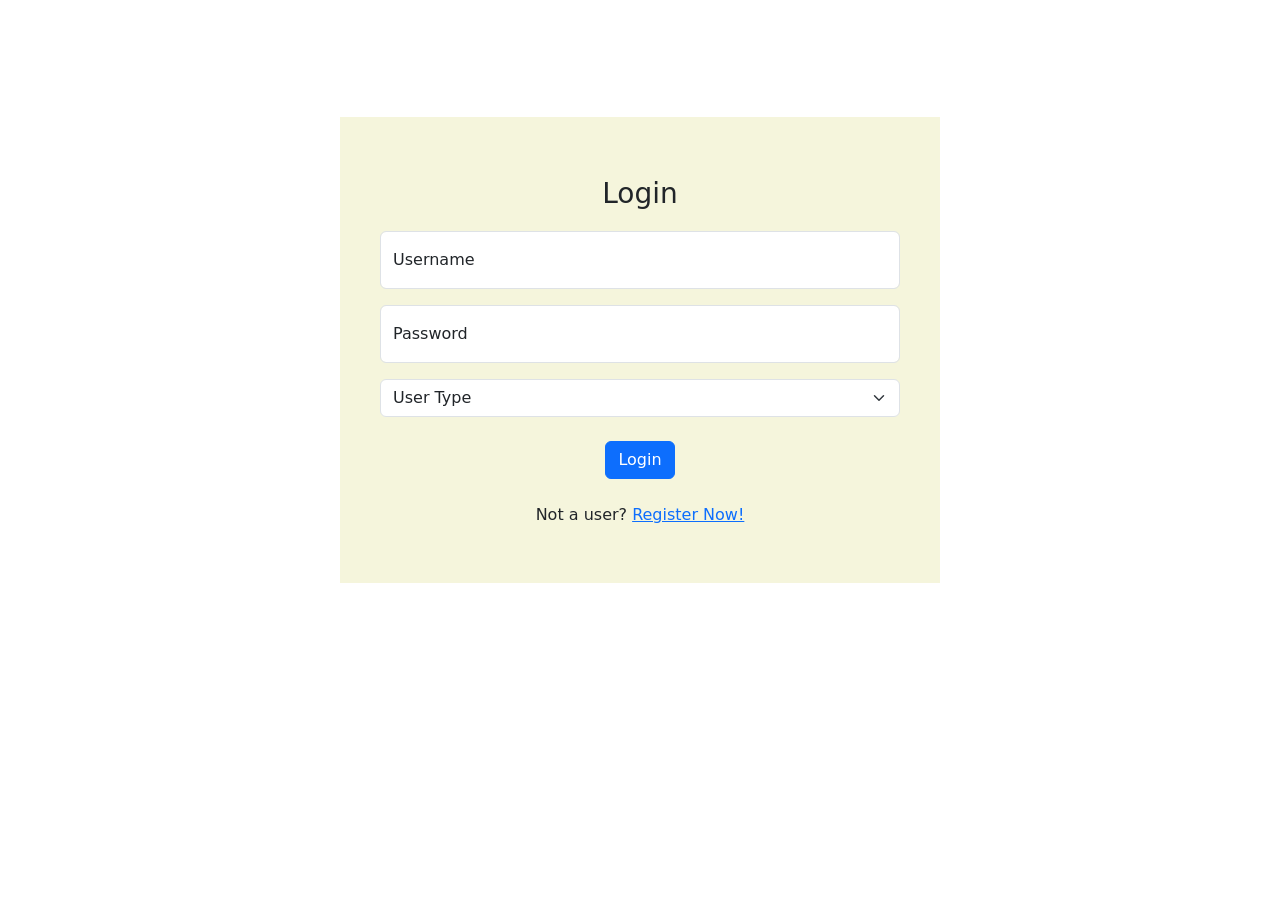
<file: Level2-Task4 LoginAuthentication/index.html>
<!DOCTYPE html>
<html lang="en">
<head>
    <meta charset="UTF-8">
    <meta name="viewport" content="width=device-width, initial-scale=1.0">
    <title>Document</title>
    <link href="https://cdn.jsdelivr.net/npm/bootstrap@5.3.1/dist/css/bootstrap.min.css" rel="stylesheet" integrity="sha384-4bw+/aepP/YC94hEpVNVgiZdgIC5+VKNBQNGCHeKRQN+PtmoHDEXuppvnDJzQIu9" crossorigin="anonymous">

</head>
<body>
    <script src="https://cdn.jsdelivr.net/npm/bootstrap@5.3.1/dist/js/bootstrap.bundle.min.js" integrity="sha384-HwwvtgBNo3bZJJLYd8oVXjrBZt8cqVSpeBNS5n7C8IVInixGAoxmnlMuBnhbgrkm" crossorigin="anonymous"></script>
    <script src="https://cdn.jsdelivr.net/npm/@popperjs/core@2.11.8/dist/umd/popper.min.js" integrity="sha384-I7E8VVD/ismYTF4hNIPjVp/Zjvgyol6VFvRkX/vR+Vc4jQkC+hVqc2pM8ODewa9r" crossorigin="anonymous"></script>
    <script src="https://cdn.jsdelivr.net/npm/bootstrap@5.3.1/dist/js/bootstrap.min.js" integrity="sha384-Rx+T1VzGupg4BHQYs2gCW9It+akI2MM/mndMCy36UVfodzcJcF0GGLxZIzObiEfa" crossorigin="anonymous"></script>   

    <!-- <div style="display: block; height: 150px;"></div> -->
    <center >
        <div style="display: flex;max-width: 600px; height: 700px;flex-direction: column; justify-content: center;">

            <div  style="background-color: beige;padding: 40px; max-width: 600px;">
                
                <h3 style="margin: 20px;">Login</h3>
                
                <form  id="login_form" action="login.php"  method="POST"  >
                    <div class="form-floating mb-3" >
                        <input type="text" name="username" id="username" class="form-control" id="floatingInput" placeholder="Username" required>
                        <label for="floatingInput">Username</label>
                </div>
                <div class="form-floating mb-3">
                    <input type="password" name="password" id="password" class="form-control" id="floatingPassword" placeholder="Password" required>
                    <label for="floatingPassword">Password</label>
                </div>
                <select class="form-select "  name="utype" id="utype" required >
                    <option selected disabled value="" >User Type</option>
                    <option>Customer</option>
                    <option>Seller</option>
                </select>
                <br>
                <button  class="btn btn-primary" >Login</button>
                
            </form>
            <br>
            <p>Not a user?  <a href="register.html">  Register Now!</a></p> 
        </div>
    </div>
    </center>
  
    
</body>

</html>
</file>
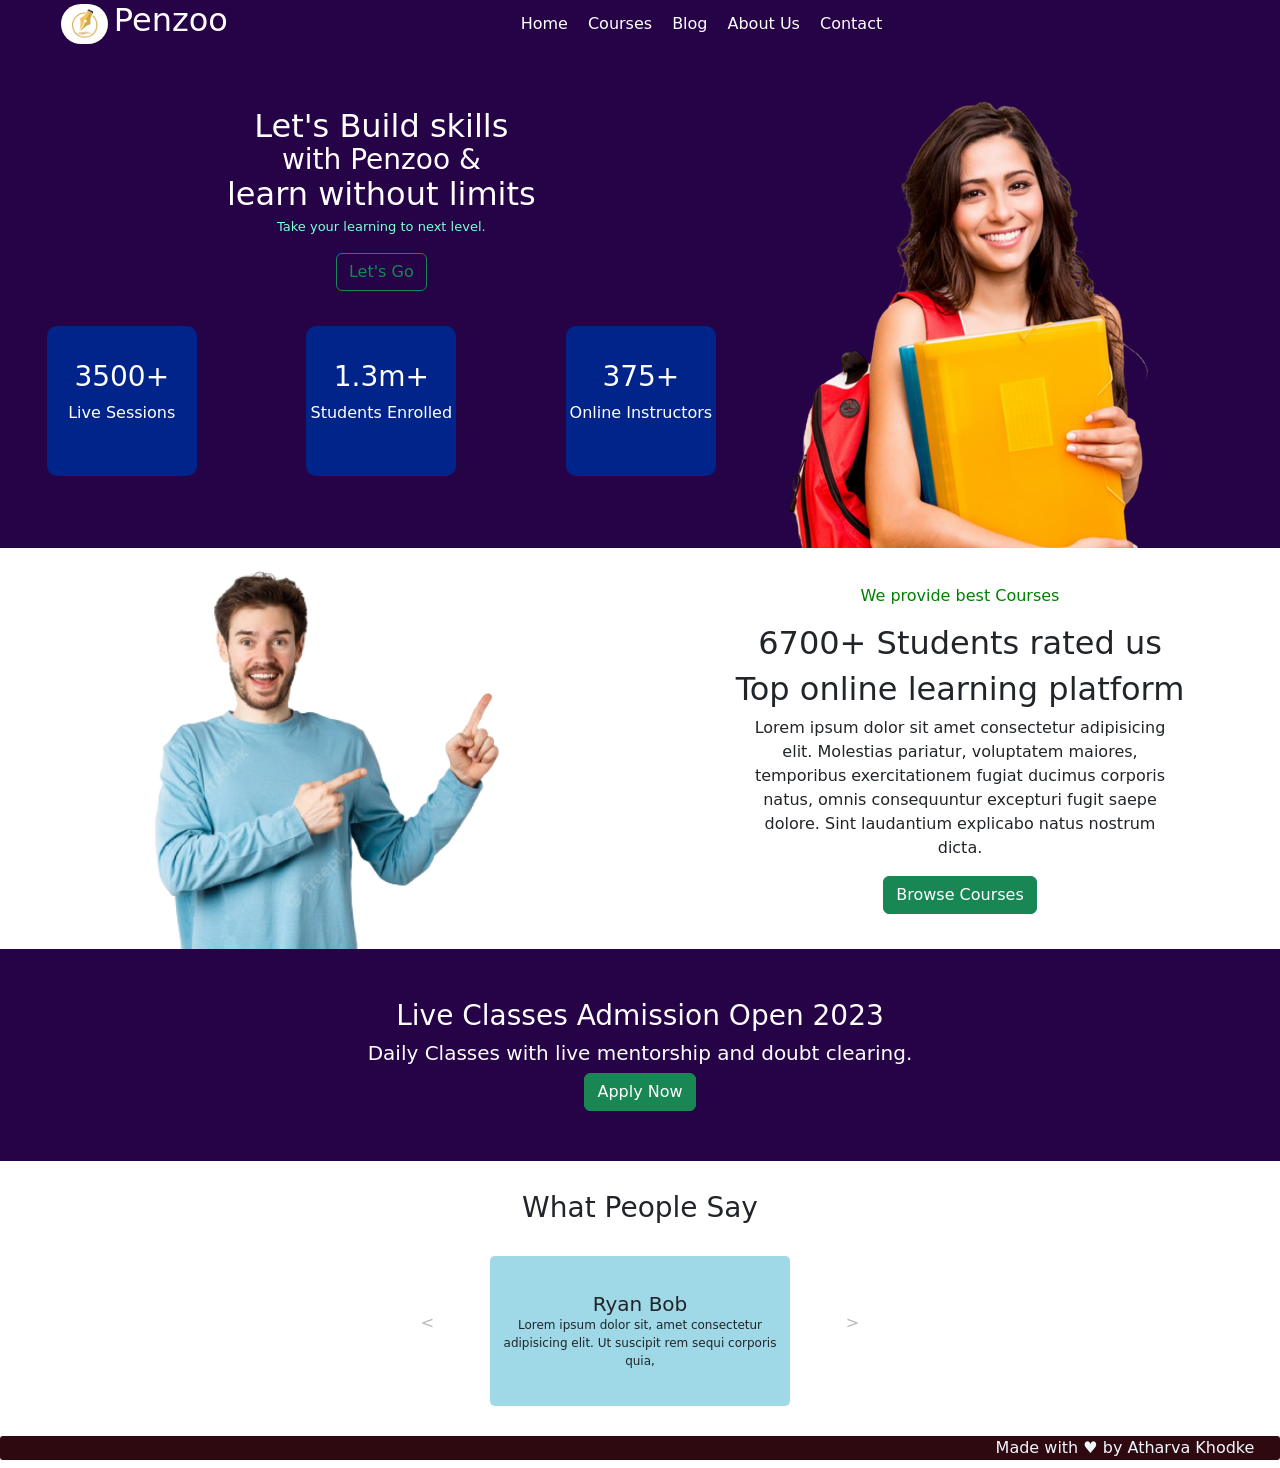
<file: Task1-Landing page/index.html>
<!DOCTYPE html>
<html lang="en">
<head>
    <meta charset="UTF-8">
    <meta name="viewport" content="width=device-width, initial-scale=1.0">
    <title>Landing Page</title>
    <link href="https://cdn.jsdelivr.net/npm/bootstrap@5.3.1/dist/css/bootstrap.min.css" rel="stylesheet" integrity="sha384-4bw+/aepP/YC94hEpVNVgiZdgIC5+VKNBQNGCHeKRQN+PtmoHDEXuppvnDJzQIu9" crossorigin="anonymous">

    <script src="https://cdn.jsdelivr.net/npm/@popperjs/core@2.11.8/dist/umd/popper.min.js" integrity="sha384-I7E8VVD/ismYTF4hNIPjVp/Zjvgyol6VFvRkX/vR+Vc4jQkC+hVqc2pM8ODewa9r" crossorigin="anonymous"></script>
    <script src="https://cdn.jsdelivr.net/npm/bootstrap@5.3.1/dist/js/bootstrap.min.js" integrity="sha384-Rx+T1VzGupg4BHQYs2gCW9It+akI2MM/mndMCy36UVfodzcJcF0GGLxZIzObiEfa" crossorigin="anonymous"></script>
    
    <link rel="stylesheet" href="index.css">
</head>

<body>
    <div class="Navbar" >
        <div class="logoname" >
            

                <img class="logo" src="mylogo.jpg" alt="This is logo" height="40px"  >
                <h2 class="tname">Penzoo</h2>
            
        </div>
        <div class="menu">
            <ul class="ulist" >
                <li class="li-items">Home</li>
                <li class="li-items" >Courses</li>
                <li class="li-items" >Blog</li>
                <li class="li-items" >About Us</li>
                <li class="li-items" >Contact</li>
            </ul>
        </div>
    </div>

    <div class="firstsection">
        <div class="item item1">
            <h2 class="herotit">Let's Build skills</h2>
            <h3 class="herotit">with Penzoo &</h3> 
            <h2 class="herotit"> learn without limits</h2>
            <p style="font-size: 13px; margin-top:5px;color: aquamarine;">Take your learning to next level.</p>
            <button type="button" class="btn btn-outline-success">Let's Go </button>
        </div>
        <div class="item item2">
            <div class="itemcard">
                <h3>3500+</h3>
                <p>Live Sessions</p>
            </div>
            <div class="itemcard">
                <h3>1.3m+</h3>
                <p>Students Enrolled</p>
            </div>
            <div class="itemcard">
                <h3>375+</h3>
                <p>Online Instructors</p>
            </div>
        </div>
        <div class="item item3" ></div>

        
    </div>
    <div class="sectiontwo">
        <div class="imagetwo">
        </div>
        <div class="txtwo">
            <p style="color: green;">We provide best Courses</p>
            <h2>6700+ Students rated us</h2>
            <h2>Top online learning platform</h2>
            <p style="width: 426px;text-align: center;">Lorem ipsum dolor sit amet consectetur adipisicing elit. Molestias pariatur, voluptatem maiores, temporibus exercitationem fugiat ducimus corporis natus, omnis consequuntur excepturi fugit saepe dolore. Sint laudantium explicabo natus nostrum dicta.</p>
            <button type="button" class="btn btn-success">Browse Courses</button>

        </div>
    </div>
    <div class="sectionthree">
        <h3>Live Classes Admission Open 2023</h3>
        <h5>Daily Classes with live mentorship and doubt clearing.</h5>
        <button type="button" class="btn btn-success">Apply Now</button>

    </div>
    <div class="sectionfour">
        <h3>What People Say</h3>
        <br>
        <center>

            <div id="carouselExample" class="carousel slide">
                <div class="carousel-inner">
              <div class="carousel-item active">
                <div class="dm-block">
                    <h5 class="card-title">Ryan Bob</h5>
                    <p class="card-text">Lorem ipsum dolor sit, amet consectetur adipisicing elit. Ut suscipit rem sequi corporis quia, </p>
                  </div>
            </div>
              <div class="carousel-item">
                <div class="dm-block ">
                    <h5 class="card-title">Elon Sera</h5>
                    <p class="card-text">Lorem ipsum dolor sit, amet consectetur adipisicing elit. Ut suscipit rem sequi corporis quia, </p>
                  </div>              </div>
              <div class="carousel-item">
                <div class="dm-block ">
                    <h5 class="card-title">Ron Malik</h5>
                    <p class="card-text">Lorem ipsum dolor sit, amet consectetur adipisicing elit. Ut suscipit rem sequi corporis quia, </p>
                  </div>              </div>
            </div>
            <button class="carousel-control-prev text-secondary" type="button" data-bs-target="#carouselExample" data-bs-slide="prev">
                <p><</p>
            </button>
            <button class="carousel-control-next text-secondary " type="button" data-bs-target="#carouselExample" data-bs-slide="next">
              
                <p>></p>
            </button>
        </div>
    </center>
    </div>
    <div ><p class="footertxt">Made with ♥️ by Atharva Khodke</p></div>
</body>
</html>
</file>
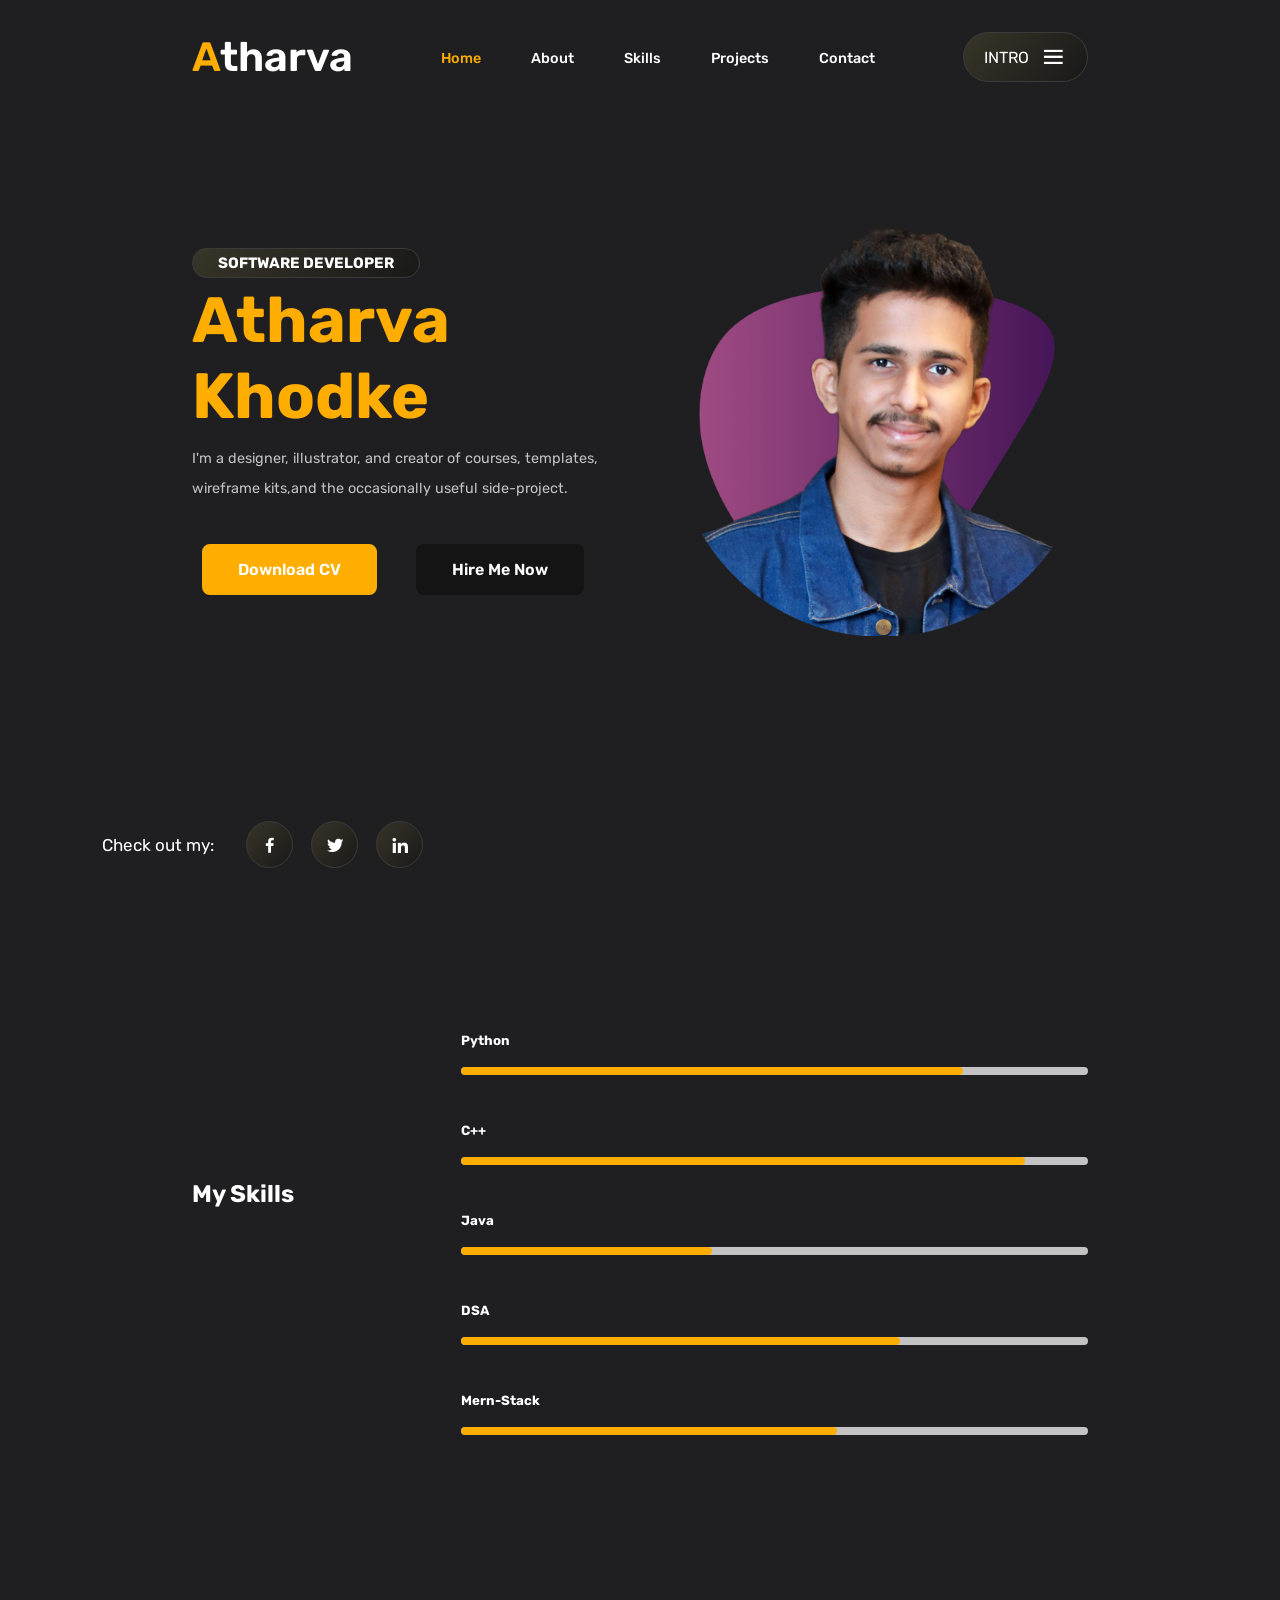
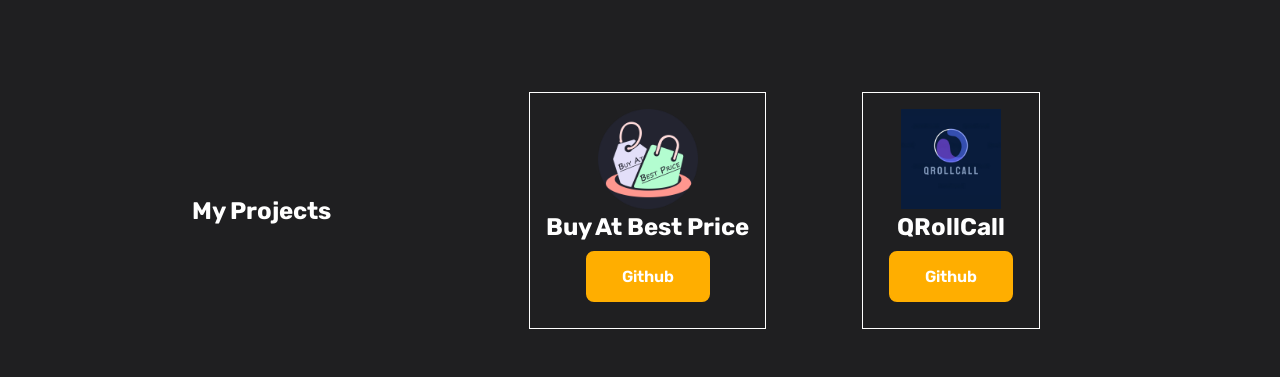
<file: Task2-Portfolio Website/index.html>
<!DOCTYPE html>
<html lang="en">
<head>
    <meta charset="UTF-8">
    <meta name="viewport" content="width=device-width, initial-scale=1.0">
    <title>Atharva Khodke</title>
    <link rel="stylesheet" href="style.css">
    <!-- Box icons -->
    <link rel="stylesheet" href="https://unpkg.com/boxicons@latest/css/boxicons.min.css">

    <!-- Google fonts -->
    <link rel="preconnect" href="https://fonts.googleapis.com">
    <link rel="preconnect" href="https://fonts.gstatic.com" crossorigin>
    <link href="https://fonts.googleapis.com/css2?family=Bebas+Neue&family=Island+Moments&family=Licorice&family=Rubik:wght@300;400;500;600;700;800;900&display=swap" rel="stylesheet">
</head>
<body>
    <header>
        <a href="#" class="logo"><span>A</span>tharva</a>
        <ul class="Navbar">
            <li><a href="#" class="active">Home</a></li>
            <li><a href="#">About</a></li>
            <li><a href="#skill-section">Skills</a></li>
            <li><a href="#project-section">Projects</a></li>

            <li><a href="#">Contact</a></li>
        </ul>
        <div class="menu-btn"><span>INTRO</span><div class="bx bx-menu" id="menu-icon"></div></div>
    </header>
    <section class="home">
    <div class="home-text">
        <!-- <h2>I am</h2> -->
        <span>Software Developer</span>
        <h1>Atharva Khodke</h1>
        <p>I'm a designer, illustrator, and creator of courses,
        templates, wireframe kits,and the occasionally useful
        side-project.</p>
        <div class="main-btn">
            <a href="Atharva_Khodke_Resume .pdf" class="btn" >Download CV</a>
            <a href="https://mail.google.com/mail/?view=cm&fs=1&to=atharvak.pict@gmail.com" target="_blank" class="btn two">Hire Me Now</a>
        </div>
    </div>
    <div class="home-img"><img class="myimg" src="profile-pic.jpg" alt="Myphoto"></div>
    </section>
    <div class="share">
    <p>Check out my:</p>
    <div class="social">
    <a href="https://www.facebook.com/atharva.khodke/" ><i class='bx bxl-facebook' ></i></a>
    <a href="#" target="_blank"><i class='bx bxl-twitter' ></i></a>
    <a href="https://www.linkedin.com/in/atharva-khodke-46622a247/" target="_blank"><i class='bx bxl-linkedin' ></i></a>
    <!-- <a href="#" target="_blank"><i class='bx bxl-skype' ></i></a> -->
    </div>
    </div>
    <section class="Skills" id="skill-section">
        <h2>My Skills</h2>
        <div class="skillslide">
            <div class="Skill-set" >
                <h5>Python</h5><br>
                <div class="fullslide">
                    <div class="skill fillslide python"></div>
                </div>
            </div>
            <div class="Skill-set">
                <h5>C++</h5><br>
                <div class="fullslide">
                    <div class="skill fillslide cpp"></div>
                </div>
            </div>
            <div class="Skill-set">
                <h5>Java</h5>
                <br>
                <div class="fullslide">
                    <div class="skill fillslide java"></div>
                </div>
            </div>
            <div class="Skill-set">
                <h5>DSA</h5><br>
                <div class="fullslide">
                    <div class="skill fillslide dsa"></div>
                </div>
            </div>
            <div class="Skill-set">
                <h5>Mern-Stack</h5><br>
                <div class="fullslide">
                    <div class="skill fillslide mn"></div>
                </div>
            </div>
        </div>
    </section>
    <section class="Projects" id="project-section">
        <h2>My Projects</h2>
        <div class="project">
            <div class="projcont">
            <div class "article-container">
            <img src="BABP.png"  alt-"Project 1" class="project-img"             />
            </div>
            <h2 class="experience-sub-title project-title">Buy At Best Price</h2>
            <div class="btn-container">
            <button
            class="btn btn-color-2 project-btn"
            onclick="location.href='https://github.com/'">Github</button>
            </div>
            </div>

            <div class="projcont">
            <div class "article-container">
            <img src="QRollcall_logo.png"  alt-"Project 1" class="project-img"             />
            </div>
            <h2 class="experience-sub-title project-title">QRollCall</h2>
            <div class="btn-container">
            <button
            class="btn btn-color-2 project-btn"
            onclick="window.open('https://github.com/Atharvajk/QRollCall','_blank')  "  >Github</button>
            </div>
            </div>
            
            
        </div>
    </section>
</body>
</html>
</file>
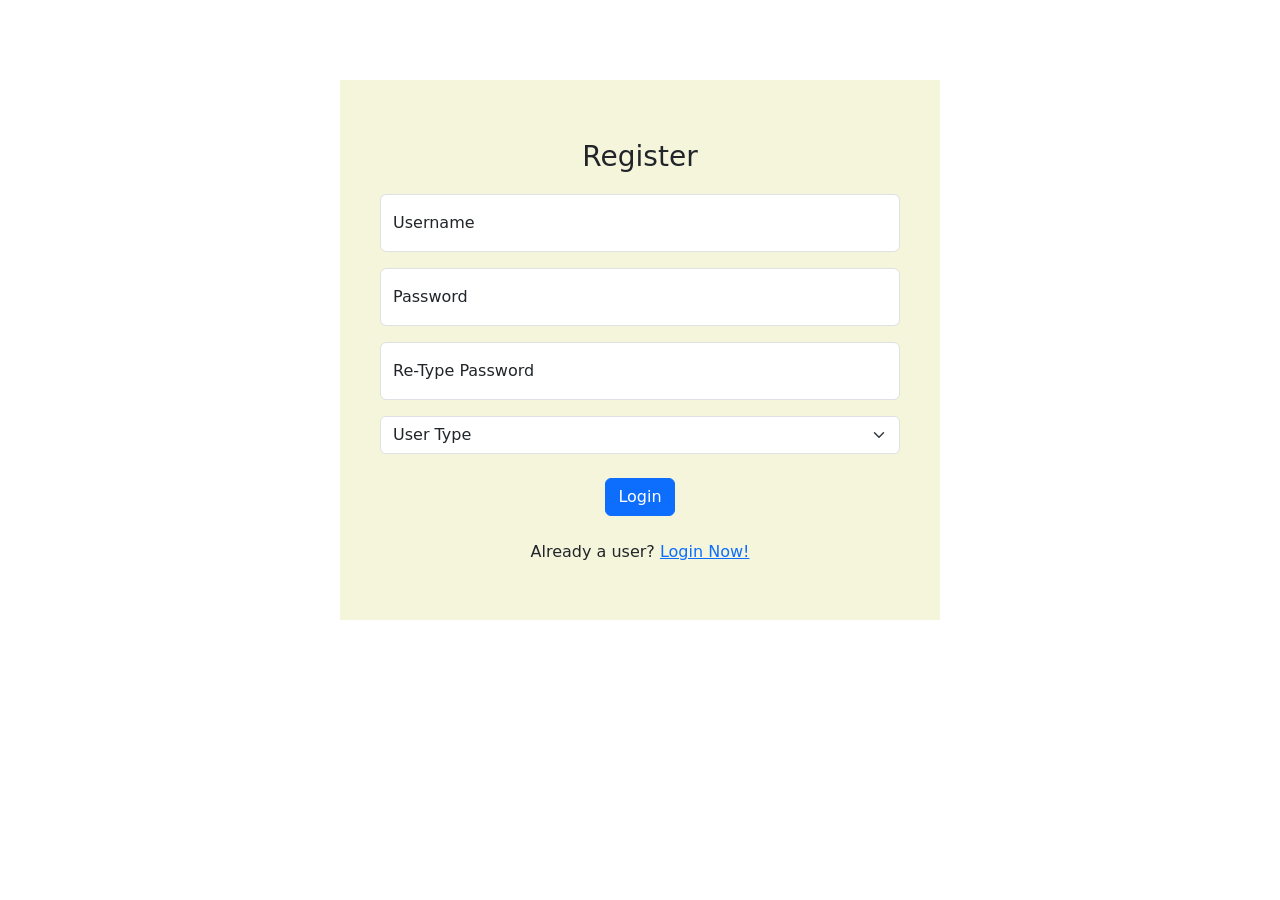
<file: Level2-Task4 LoginAuthentication/register.html>
<!DOCTYPE html>
<html lang="en">
<head>
    <meta charset="UTF-8">
    <meta name="viewport" content="width=device-width, initial-scale=1.0">
    <title>Document</title>
    <link href="https://cdn.jsdelivr.net/npm/bootstrap@5.3.1/dist/css/bootstrap.min.css" rel="stylesheet" integrity="sha384-4bw+/aepP/YC94hEpVNVgiZdgIC5+VKNBQNGCHeKRQN+PtmoHDEXuppvnDJzQIu9" crossorigin="anonymous">

</head>
<body>
    <script src="https://cdn.jsdelivr.net/npm/bootstrap@5.3.1/dist/js/bootstrap.bundle.min.js" integrity="sha384-HwwvtgBNo3bZJJLYd8oVXjrBZt8cqVSpeBNS5n7C8IVInixGAoxmnlMuBnhbgrkm" crossorigin="anonymous"></script>
    <script src="https://cdn.jsdelivr.net/npm/@popperjs/core@2.11.8/dist/umd/popper.min.js" integrity="sha384-I7E8VVD/ismYTF4hNIPjVp/Zjvgyol6VFvRkX/vR+Vc4jQkC+hVqc2pM8ODewa9r" crossorigin="anonymous"></script>
    <script src="https://cdn.jsdelivr.net/npm/bootstrap@5.3.1/dist/js/bootstrap.min.js" integrity="sha384-Rx+T1VzGupg4BHQYs2gCW9It+akI2MM/mndMCy36UVfodzcJcF0GGLxZIzObiEfa" crossorigin="anonymous"></script>   

    <!-- <div style="display: block; height: 200px;"></div> -->
    <center >
        <div style="display: flex;max-width: 600px; height: 700px;flex-direction: column; justify-content: center;">

        <div  style="background-color: beige;padding: 40px; max-width: 600px;">

            <h3 style="margin: 20px;">Register</h3>
            
            <form  id="login_form" action="register.php" onsubmit="return validateform()" method="post"  >
                <div class="form-floating mb-3" >
                    <input type="text" name="username" id="username" class="form-control" placeholder="Username" required>
                    <label for="floatingInput">Username</label>
                </div>
                
                <div class="form-floating  mb-3">
                    <input type="password" name="password" id="password" class="form-control"  placeholder="Password" required>
                <label for="floatingPassword">Password</label>
                
            </div>
                <div class="form-floating mb-3 ">
                    <input type="password" name="password" id="repassword" class="form-control"  placeholder="Password" required>
                    <label for="floatingPassword">Re-Type Password</label>
                </div>
                    <select class="form-select " name="utype" id="validationCustom04" required >
                    <option selected disabled value="" >User Type</option>
                    <option>Customer</option>
                    <option>Seller</option>
                  </select>
            <br>
            <button  class="btn btn-primary" onclick="()=>{document.getElementById('login_form').submit()}">Login</button>
        </form>
        <br>
        <p>Already a user?  <a href="index.html">  Login Now!</a></p> 
    </div>
    </div>
    </center>
  
    
</body>
<script >
    validateform=()=>{
        // var username = document.getElementById("username").value;
        var password = document.getElementById("password").value;
        var repassword = document.getElementById("repassword").value;
       if(password==repassword){
        return true;
       }
       alert("Password Not Match!")
       return false;
        // document.getElementById('login_form').set
    }
    </script>
</html>
</file>
<file: Task1-Landing page/index.css>
.Navbar {
    display: flex;background-color: rgb(38, 2, 70);
    padding: 5px; margin: -8px;
    justify-content: space-between;
    color: white;
    margin-bottom:0px;
}
.logoname{
    display: flex;
    align-items: center;
    margin-left: 5%;
}
.tname{
    margin-left: 2%;
}
.logo{
    border-radius: 100px;
    margin-right: 3px;
}
.ulist{
    list-style: none;
    display: flex;
    margin: 5px;
    align-items: center;
}
.menu{
    display: flex;
    align-items: center;
    margin-right:30%
}
.li-items{
    padding: 10px;

}
.li-items:hover{
    color:green;
    cursor: pointer;
}


.firstsection{
    margin: -8px;
    padding-top: 35px;
    display: grid;
    background-color: rgb(38, 2, 70);
    /* justify-content: space-between; */
    color: white;
    height:500px;
    margin:none;
    grid-template-columns: repeat(3,1fr);
    grid-template-rows: repeat(4,1fr);
    padding-right: 10%;
    overflow: hidden;

}
.item{
    height:100%;
    width:100%;
    /* background-color:aqua; */
    /* color:black; */
    display: flex;
    flex-direction: column;
    overflow: hidden;
    
}
.item1{
    grid-column-start: 1;
    grid-column-end: 3;
    grid-row-start: 1;
    grid-row-end: 3;
    align-items: center;
    justify-content: center;
    
    
}
.item2{
    grid-column-start: 1;
    grid-column-end: 3;
    grid-row-start: 3;
    grid-row-end: 6;
    display: flex;
    flex-direction: row;
    justify-content: space-around;
}
.item3{
    grid-column-start: 3;
    grid-column-end: 3;
    grid-row-start: 1;
    grid-row-end: 6;
    /* background-color: red; */
    background-image: url("studygirl.png");
    background-position: top;
    background-repeat: no-repeat;
    overflow: hidden;
}
.herotit{
    display: flex;
    margin:-1px;
}
.itemcard{
    display: flex;
    flex-direction: column;
    margin:10px;
    height: 150px;
    width: 150px;
    background-color: rgb(0, 36, 137);
    align-items: center;
    justify-content: center;
    border-radius: 10px;
    border: 0px solid white;

}
.itemcard:hover{
    transition-duration: 100ms;
    border: 2px solid white;
    box-shadow: 1px 1px 10px rgb(255, 255, 255);
}

.sectiontwo{
    height:400px;
    background-color: rgb(255, 255, 255);
    margin-top: 9px;
    display: flex;
    overflow: hidden;
}
.imagetwo{
    height: 100%;
    width: 50%;
    background-image: url("manpointing.png");
    
    background-position: center;
    background-size: contain;
    background-repeat: no-repeat;
    display: flex;
    justify-content: center;
    align-items: center;
    
}
.txtwo{
    height: 100%;
    width: 50%;
    display: flex;
    flex-direction: column;
    justify-content: center;
    align-items: center;
}
.sectionthree{
    display: flex;
    flex-direction: column;
    justify-content: center;
    align-items: center;
    padding: 50px;
    overflow: hidden;
    background-color:rgb(38, 2, 70);
    color:white;
}
.footertxt{
    display: flex;
    align-items: end;
    flex-direction: column;
    padding-right: 2%;
    color: aliceblue;
    background-color:rgb(46, 10, 16); 
    border-radius: 3px;
    margin-bottom:-2%
}
.sectionfour{
    display: flex;
    flex-direction: column;
    justify-content: center;
    align-items: center;
    margin: 30px;
}
.carousel{
    width: 500px;
    
}
.carousel-inner{
    width: 300px;
   
}
.dm-block{
    background-color: rgb(159, 216, 230);
    padding: 10px;
    border-radius: 5px;
    height: 150px;
    display: flex;
    flex-direction: column;
    align-items: center;
    justify-content: center;
}
.card-text{
    font-size: 12px;
}
</file>
<file: Task2-Portfolio Website/style.css>
*{
    
    padding: 0;
    margin: 0;
    font-family: 'Rubik',sans-serif;
    list-style: none;
    text-decoration: none;
}
:root{
    --bg-color: #1f1f21;
    --text-color: #fff;
    --main-color: #ffae00;
    --big-font: 3rem;
    --p-font: 0.9rem;
}
body{
    background-color: var(--bg-color);
    color:var(--text-color);
    overflow-x: hidden;
}
header{
    display: flex;
    align-items: center;
    justify-content: space-between;
    padding  :32px 15%;
    z-index: 1000;
    background: transparent;
    transition: all ease .45s; 
   
}
.logo{ 
    color: var(--text-color);
    font-size: 41px;
    font-weight: 600;
    }
.logo span{
    color: var(--main-color);
    }
.Navbar{
    display: flex;
}
.Navbar a{
    font-size: var(--p-font);
    font-weight: 500;
    color: var(--text-color);
    margin: 0 25px;
    transition: all ease .50s;
    }
.Navbar a:hover{
    color: var(--main-color);
    }
.Navbar a.active{
    color: var(--main-color);
    }

.menu-btn{
background: linear-gradient(130.08deg, #383528 0%, #191919 100%);
box-shadow: Ox 20px 40px #00000070;
border: 1px solid #3b3b3b;
padding: 10px 20px;
border-radius: 100px;
display: flex;
align-items: center;
cursor: pointer;
}

#menu-icon{
font-size: 28px;
margin-left: 10px;
z-index: 6;
}

section{
    padding: 0 15%;
    }
.home{
    position: relative;
    
    height: 70vh;
    display: flex;
    align-items: center;
    justify-content: space-between;
    gap: 30px;
    }
.home-img{
    width: 720px;
    height: 720px;
    
}
.myimg{
    object-fit: contain;
    height: 100%;
    width: 100%;
    border-radius:100%;
    overflow: hidden;
}

.home-text span{
    padding: 5px 25px;
    background:linear-gradient(130.08deg, #383528 0%, #191919 100%);
    box-shadow: Ox 20px 40px #00000070;
    border: 1px solid #3b3b3b;
    border-radius: 100px;
    color: var(--text-color);
    font-weight: 700;
    font-size: 15px;
    text-transform: uppercase;
}
.home-text h1{
    font-size:4rem;
    margin: 10px 0;
    color:var(--main-color)
}
.home-text h2{
    font-size:2rem;
    margin: 23px 0;
    
}
.home-text p{
    font-size: var(--p-font);
    font-weight: 400;
    color: #c3c3c3;
    line-height: 30px;
    margin-bottom: 30px;
}
.btn{
    display: inline-block;
    padding: 14px 34px;
    background: var(--main-color);
    color: var(--text-color);
    border: 2px solid var(--main-color);
    font-size: 16px;
    font-weight: 600;
    border-radius: 8px;
    transition: all 0.6s ease-in-out;
    margin: 10px;
    }

.btn:hover{
        transform: translatey(-5px);
        background: transparent;
        color: var(--main-color);
        }

.two{ 
    background: #141414;
    border: 2px solid #141414;
    color: var(--text-color);
    margin-left: 25px;
}
.two:hover{
color: #141414;
background: var(--text-color);
border: 2px solid var(--text-color);
}

.share{
    position: absolute;
    bottom: 2rem;
    left: 15%;
    display: flex;
    align-items: center;
}
.share p{
    font-size: 17px;
    color: var(--text-color);
    margin-right: 25px;
    }
.social i{
        display: inline-flex;
        align-items: center;
        justify-content: center;
        height: 45px;
        width: 45px;
        background:linear-gradient(130.08deg, #383528 0%, #191919 100%);
    box-shadow: Ox 20px 40px #00000070;
    border: 1px solid #3b3b3b;
    border-radius: 50%;
    color: var(--text-color);
    font-size: 20px;
    margin: 0 7px;
    transition: all 0.6s ease-in-out;
}
.social i:hover{
    transform:translate(-10px)
}
.Skills{
    position: relative;
    
    height: 100vh;
    display: flex;
    align-items: center;
    justify-content: space-between;
    gap: 30px;
    transition: all 0.6s ease-in-out;
    }
.skillslide{
    margin-top: 8rem;
    width:70%;
}
.fullslide{
    
    background-color: #c3c3c3;
    width: 100%;
    border-radius: 10px;
    height: 0.5rem;
    overflow: hidden;
}
.fillslide{
    background-color: var(--main-color);
    border-radius: 10px;
    display:flex;
    justify-content: flex-end;
    height: 0.5rem;
    
}
.Skill-set{
    margin: 0 0 3rem ;
}
.python{
    width:80%;

}
.java{
    width: 40%;
}
.dsa{
    width: 70%;
}
.mn{
    width: 60%;
}
.cpp{
    width: 90%;
}

.Projects{
    position: relative;
    
    /* height: 100vh; */
    display: flex;
    align-items: center;
    justify-content: space-between;
    gap: 30px;
    transition: all 0.6s ease-in-out;
    }
.project-img{
    height:100px;
}
.project{
    display: flex;
}
.projcont{
    justify-content: center;
    display: flex;
    flex-direction: column;
    align-items: center;
    text-align: center;
    /* background-color: cornflowerblue; */
    border: 1px solid white;
    padding: 1rem;
    margin: 3rem;
}

@media (max-width: 1850px){
    header {
    padding: 32px 15%;
    transition: 2s;
    overflow: hidden;
    }
    section{
    padding: 0 15%;
    transition: .2s;
    overflow: hidden;
    }
    .share{
    Left: 8%;
    transition: .25;
    }
}
@media (max-width: 1250px){
    header {
    padding: 32px 10%;
    transition: 2s;
    overflow: hidden;
    }
    section{
    padding: 0 10%;
    transition: .2s;
    overflow: hidden;
    }
    .share{
    Left: 6%;
    transition: .25;
    }
    .Navbar a{
        margin: 0 15px;
        transition: all ease .50s;
    }
}
@media (max-width: 1010px){
    .share{
        display: none;
    }
        .home{
            height: auto;
            display: flex;
            flex-wrap: wrap;
        }
        .home-text{
            order:2;
        }
        .main-btn{
            display:flex;

        }
        .main-btn a{
            width:100%;
            margin:5%;
            text-align: center;
            font-size: 0.7rem;
        }
        .home-img{
            margin:auto;
            height: auto;
            width: auto;
        }
        .home-img img{
            max-width: 450px;;
            height: auto;
            width: 100%;
        }
        .home-text{
            margin:auto;
            height: auto;
            width: auto;
        }
        .Skills{
            height:90vh;
            display: flex;
            /* align-content: flex-start; */
            justify-content: space-around;
            align-items: flex-start;
            margin-top: 6rem;
            
        }
       
    
}
@media (max-width: 850px){
.Navbar{
    position: absolute;
    width: 100%;
    height: 100vh;
    padding: 40px 50px;
    top: 0;
    right: 0;
    bottom: 0;
    left: 100%;
    display: flex;
    flex-direction: column;
    background: #2d2d2d;
    transition: all 0.4s ease-in-out;
}
.Navbar a{
    display: block;
    color: #c3c3c3;
    padding:0px;
    margin: 0x 0px 40px 0px;
    font-size: 2rem;
    font-weight: 400;
}
.Navbar.open{
    left: 0;
}
.skillslide{
    margin-top: 0;
}
.Skills{
    height:70vh;
}
}
</file>
